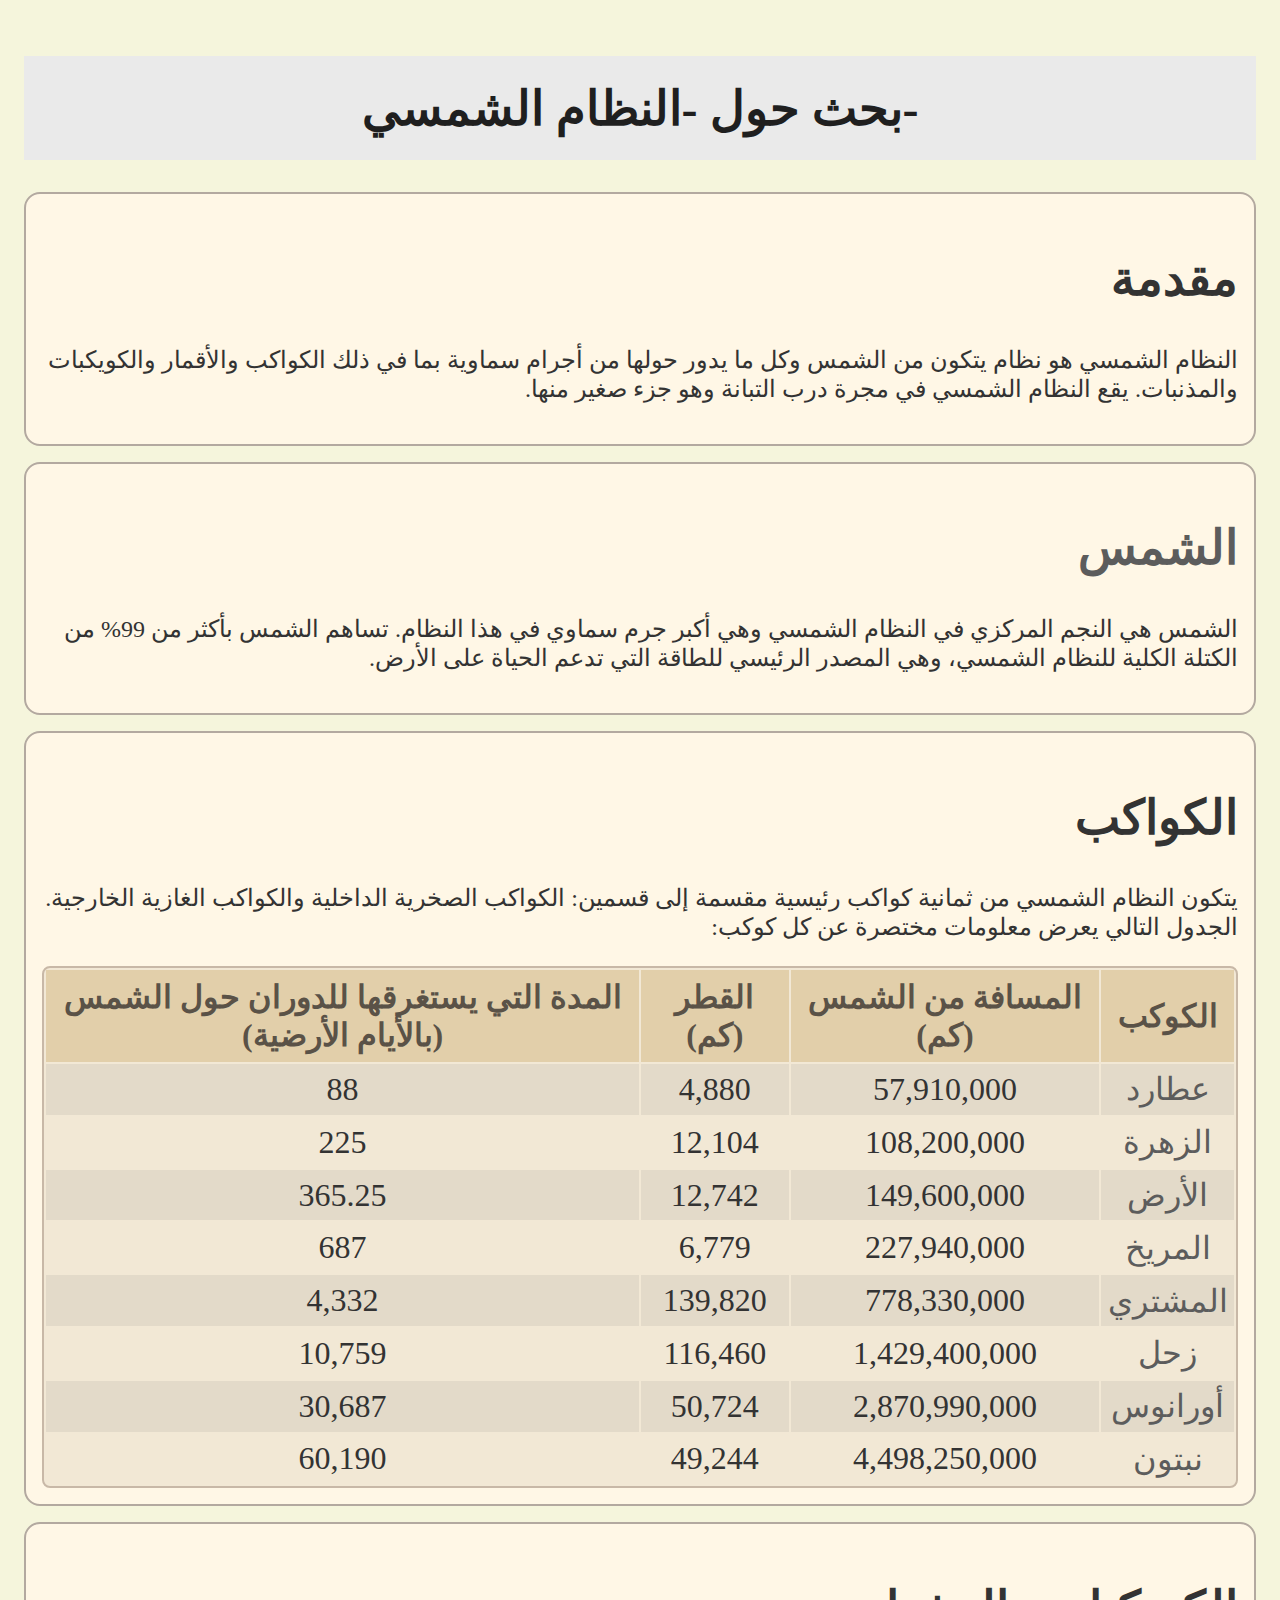
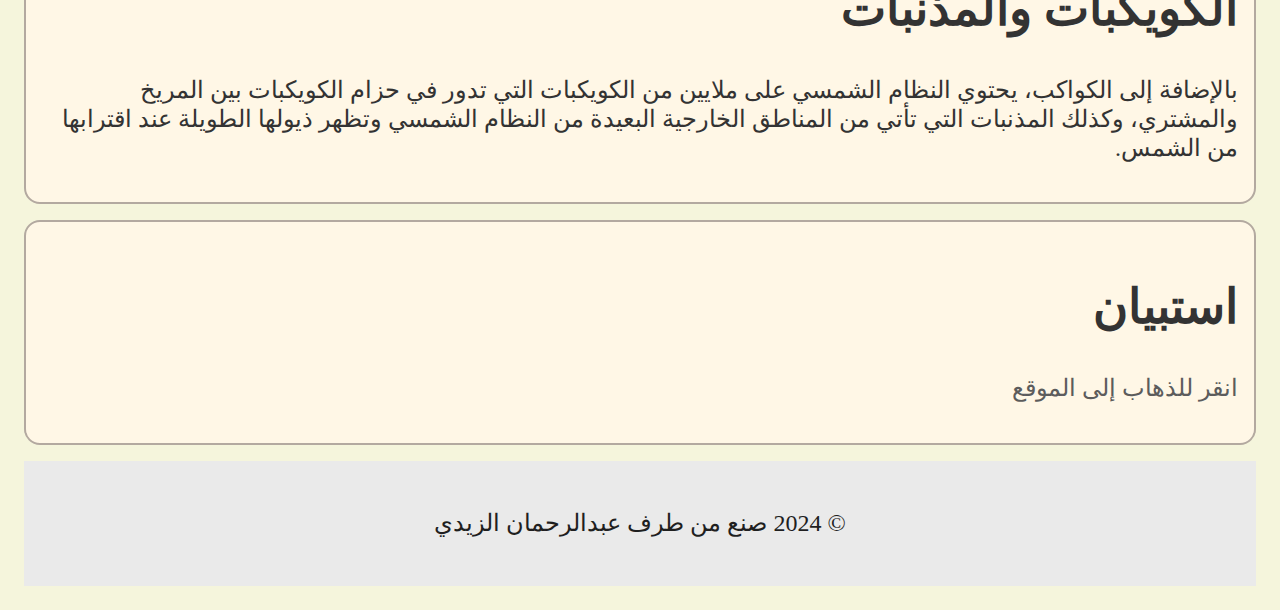
<file: index.html>
<!DOCTYPE html>
<html lang="ar">
<head>
    <meta charset="UTF-8">
    <meta name="viewport" content="width=device-width, initial-scale=1.0">
    <title>-بحث حول -النظام الشمسي</title>
    <link rel="stylesheet" href="style.css">
</head>
<body>

    <header>
        <h1>-بحث حول -النظام الشمسي</h1>
    </header>

    <section>
        <h2>مقدمة</h2>
        <p>النظام الشمسي هو نظام يتكون من الشمس وكل ما يدور حولها من أجرام سماوية بما في ذلك الكواكب والأقمار والكويكبات والمذنبات. يقع النظام الشمسي في مجرة درب التبانة وهو جزء صغير منها.</p>
    </section>

    <section>
        <h2><a href="sun.html" target="_blank">الشمس</a></h2>
        <p>الشمس هي النجم المركزي في النظام الشمسي وهي أكبر جرم سماوي في هذا النظام. تساهم الشمس بأكثر من 99% من الكتلة الكلية للنظام الشمسي، وهي المصدر الرئيسي للطاقة التي تدعم الحياة على الأرض.</p>
    </section>

    <section>
        <h2>الكواكب</h2>
        <p>يتكون النظام الشمسي من ثمانية كواكب رئيسية مقسمة إلى قسمين: الكواكب الصخرية الداخلية والكواكب الغازية الخارجية. الجدول التالي يعرض معلومات مختصرة عن كل كوكب:</p>

        <table width="100%">
            <tr>
                <th>الكوكب</th>
                <th>المسافة من الشمس (كم)</th>
                <th>القطر (كم)</th>
                <th>المدة التي يستغرقها للدوران حول الشمس (بالأيام الأرضية)</th>
            </tr>
            <tr class="bg-tr">
                <td><a href="mercury.html" target="_blank">عطارد</a></td>
                <td>57,910,000</td>
                <td>4,880</td>
                <td>88</td>
            </tr>
            <tr>
                <td><a href="venus.html" target="_blank">الزهرة</a></td>
                <td>108,200,000</td>
                <td>12,104</td>
                <td>225</td>
            </tr>
            <tr  class="bg-tr">
                <td><a href="earth.html" target="_blank">الأرض</a></td>
                <td>149,600,000</td>
                <td>12,742</td>
                <td>365.25</td>
            </tr>
            <tr>
                <td><a href="mars.html" target="_blank">المريخ</a></td>
                <td>227,940,000</td>
                <td>6,779</td>
                <td>687</td>
            </tr>
            <tr  class="bg-tr">
                <td><a href="jupiter.html" target="_blank">المشتري</a></td>
                <td>778,330,000</td>
                <td>139,820</td>
                <td>4,332</td>
            </tr>
            <tr>
                <td><a href="saturn.html" target="_blank">زحل</a></td>
                <td>1,429,400,000</td>
                <td>116,460</td>
                <td>10,759</td>
            </tr>
            <tr  class="bg-tr">
                <td><a href="uranus.html" target="_blank">أورانوس</a></td>
                <td>2,870,990,000</td>
                <td>50,724</td>
                <td>30,687</td>
            </tr>
            <tr>
                <td><a href="neptune.html" target="_blank">نبتون</a></td>
                <td>4,498,250,000</td>
                <td>49,244</td>
                <td>60,190</td>
            </tr>
        </table>
    </section>

    <section>
        <h2>الكويكبات والمذنبات</h2>
        <p>بالإضافة إلى الكواكب، يحتوي النظام الشمسي على ملايين من الكويكبات التي تدور في حزام الكويكبات بين المريخ والمشتري، وكذلك المذنبات التي تأتي من المناطق الخارجية البعيدة من النظام الشمسي وتظهر ذيولها الطويلة عند اقترابها من الشمس.</p>
    </section>

    <section>
        <h2>استبيان</h2>
        <p class="avis"><a href="PageAvis.html" target="_blank">انقر للذهاب إلى الموقع</a></p>
    </section>

    <footer>
        <center><p>&copy; 2024 صنع من طرف عبدالرحمان الزيدي</p></center>
    </footer>

</body>
</html>
</file>
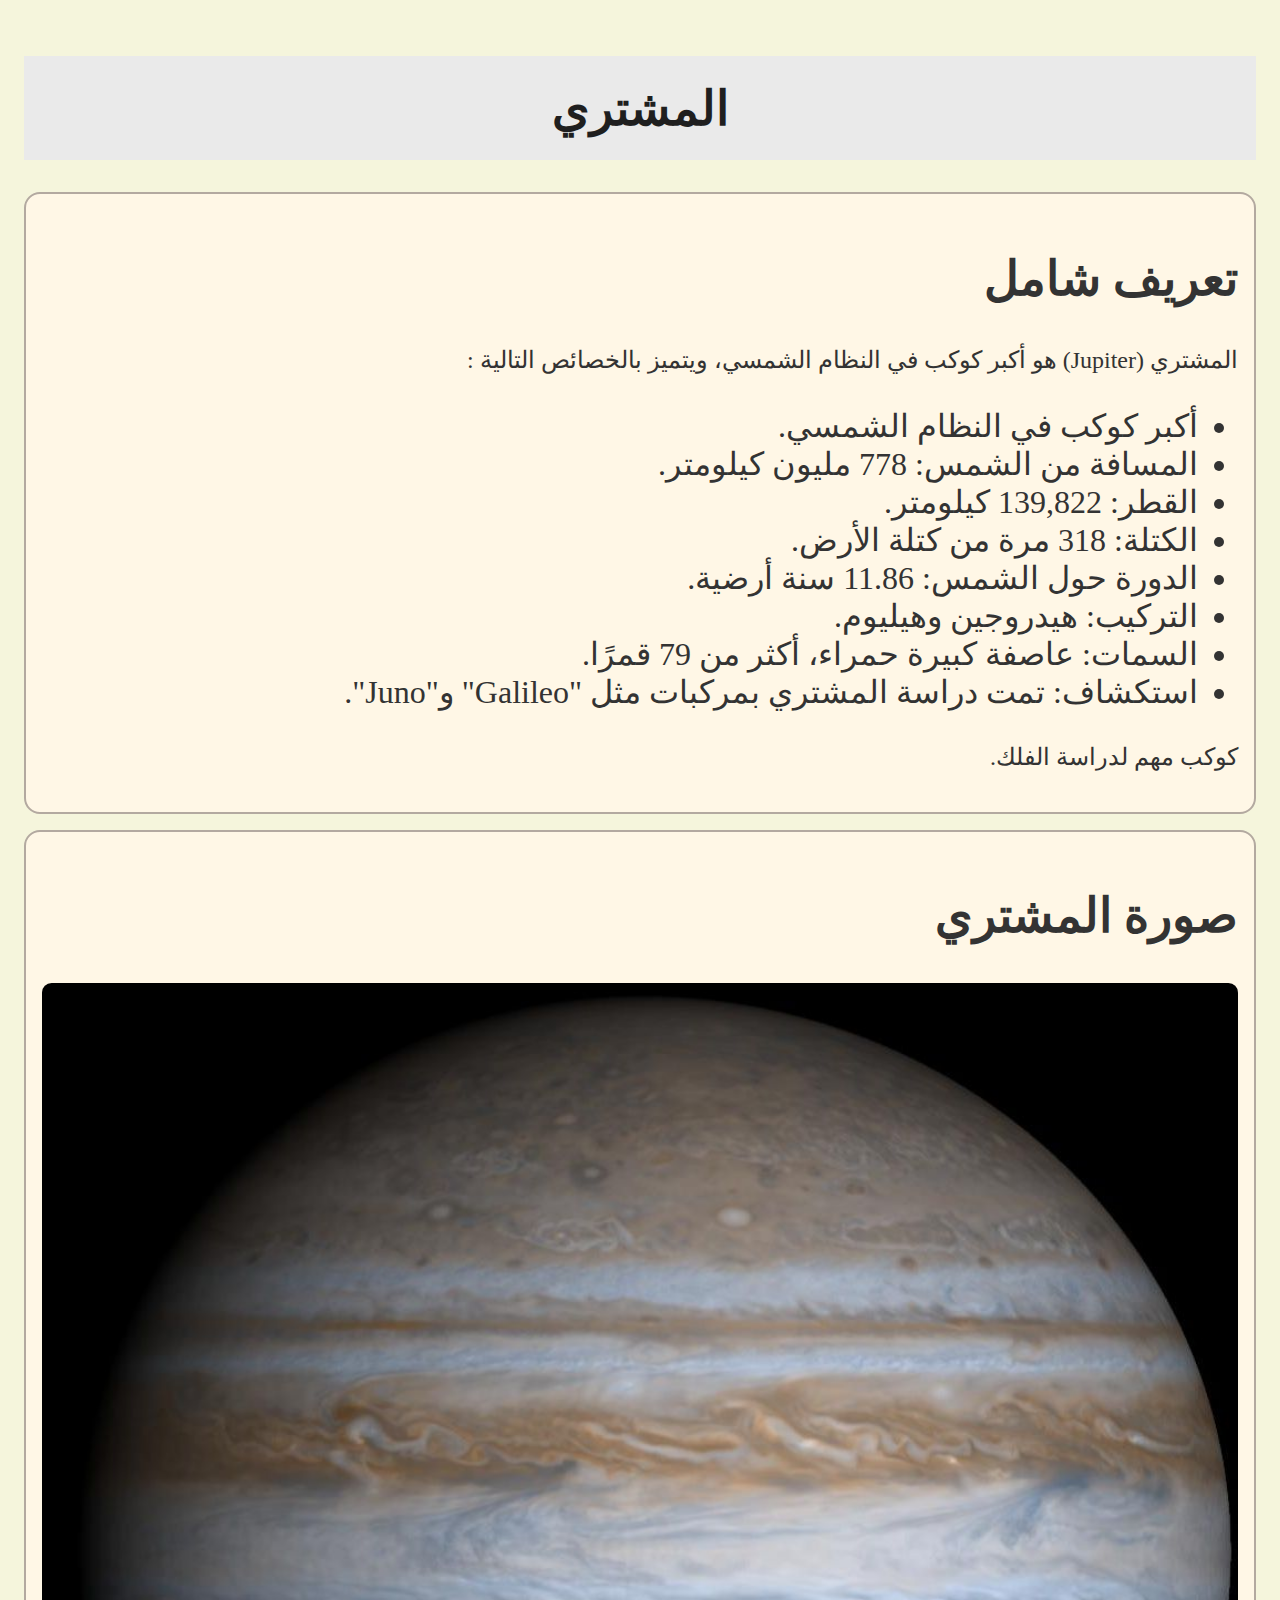
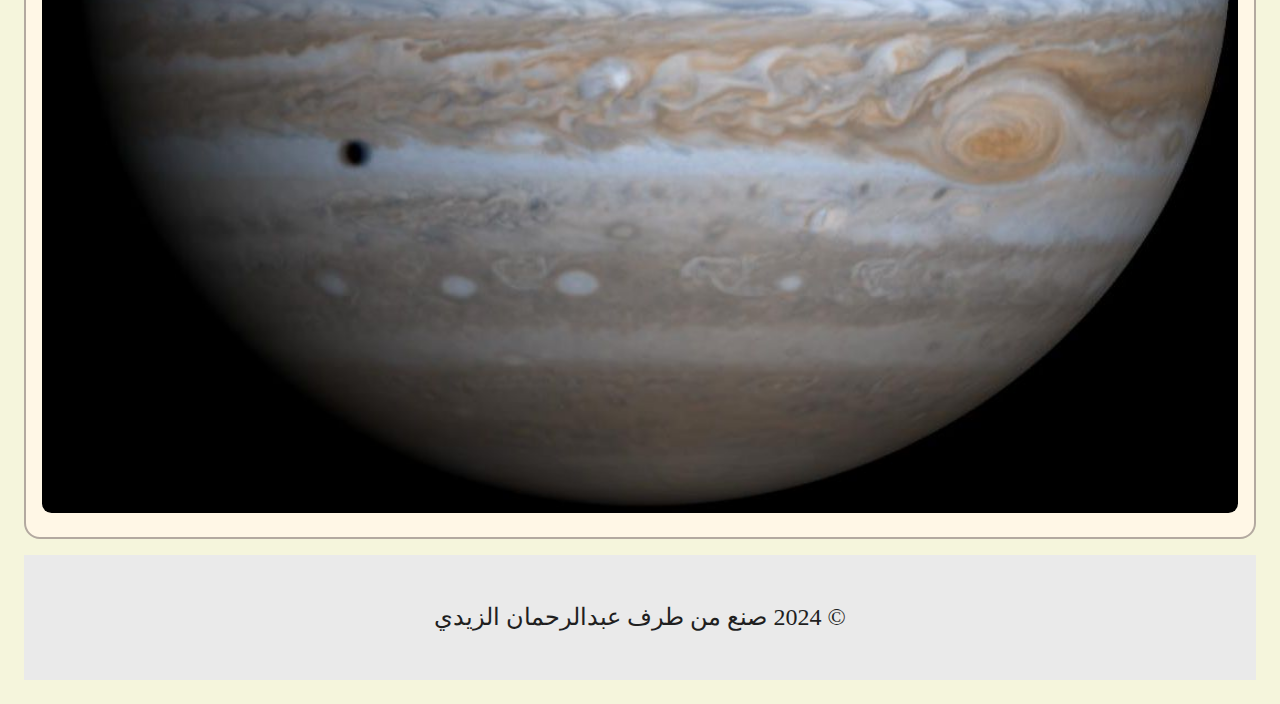
<file: jupiter.html>
<!DOCTYPE html>
<html lang="ar">
<head>
    <meta charset="UTF-8">
    <meta name="viewport" content="width=device-width, initial-scale=1.0">
    <link rel="stylesheet" href="style.css">
    <title>المشتري</title>
</head>
<body>
    <header>
        <h1>المشتري</h1>
    </header>
    <section>
        <h2 dir="rtl">تعريف شامل</h2>
        <p dir="rtl">المشتري (Jupiter) هو أكبر كوكب في النظام الشمسي، ويتميز بالخصائص التالية :</p>
        <ul dir="rtl">
            <li>أكبر كوكب في النظام الشمسي.</li>
            <li> المسافة من الشمس: 778 مليون كيلومتر.</li>
            <li>القطر: 139,822 كيلومتر.</li>
            <li>الكتلة: 318 مرة من كتلة الأرض.</li>
            <li>الدورة حول الشمس: 11.86 سنة أرضية.</li>
            <li>التركيب: هيدروجين وهيليوم.</li>
            <li>السمات: عاصفة كبيرة حمراء، أكثر من 79 قمرًا.</li>
            <li>استكشاف: تمت دراسة المشتري بمركبات مثل "Galileo" و"Juno".</li>
        </ul>
        <p dir="rtl">كوكب مهم لدراسة الفلك.</p>
    </section>
    <section>
        <h2 dir="rtl">صورة المشتري</h2>
        <img src="Jupiter.jpg" alt="صورة المشتري" width="100%">
    </section>
    <footer>
        <p>&copy; 2024 صنع من طرف عبدالرحمان الزيدي</p>
    </footer>
</body>
</html>
</file>
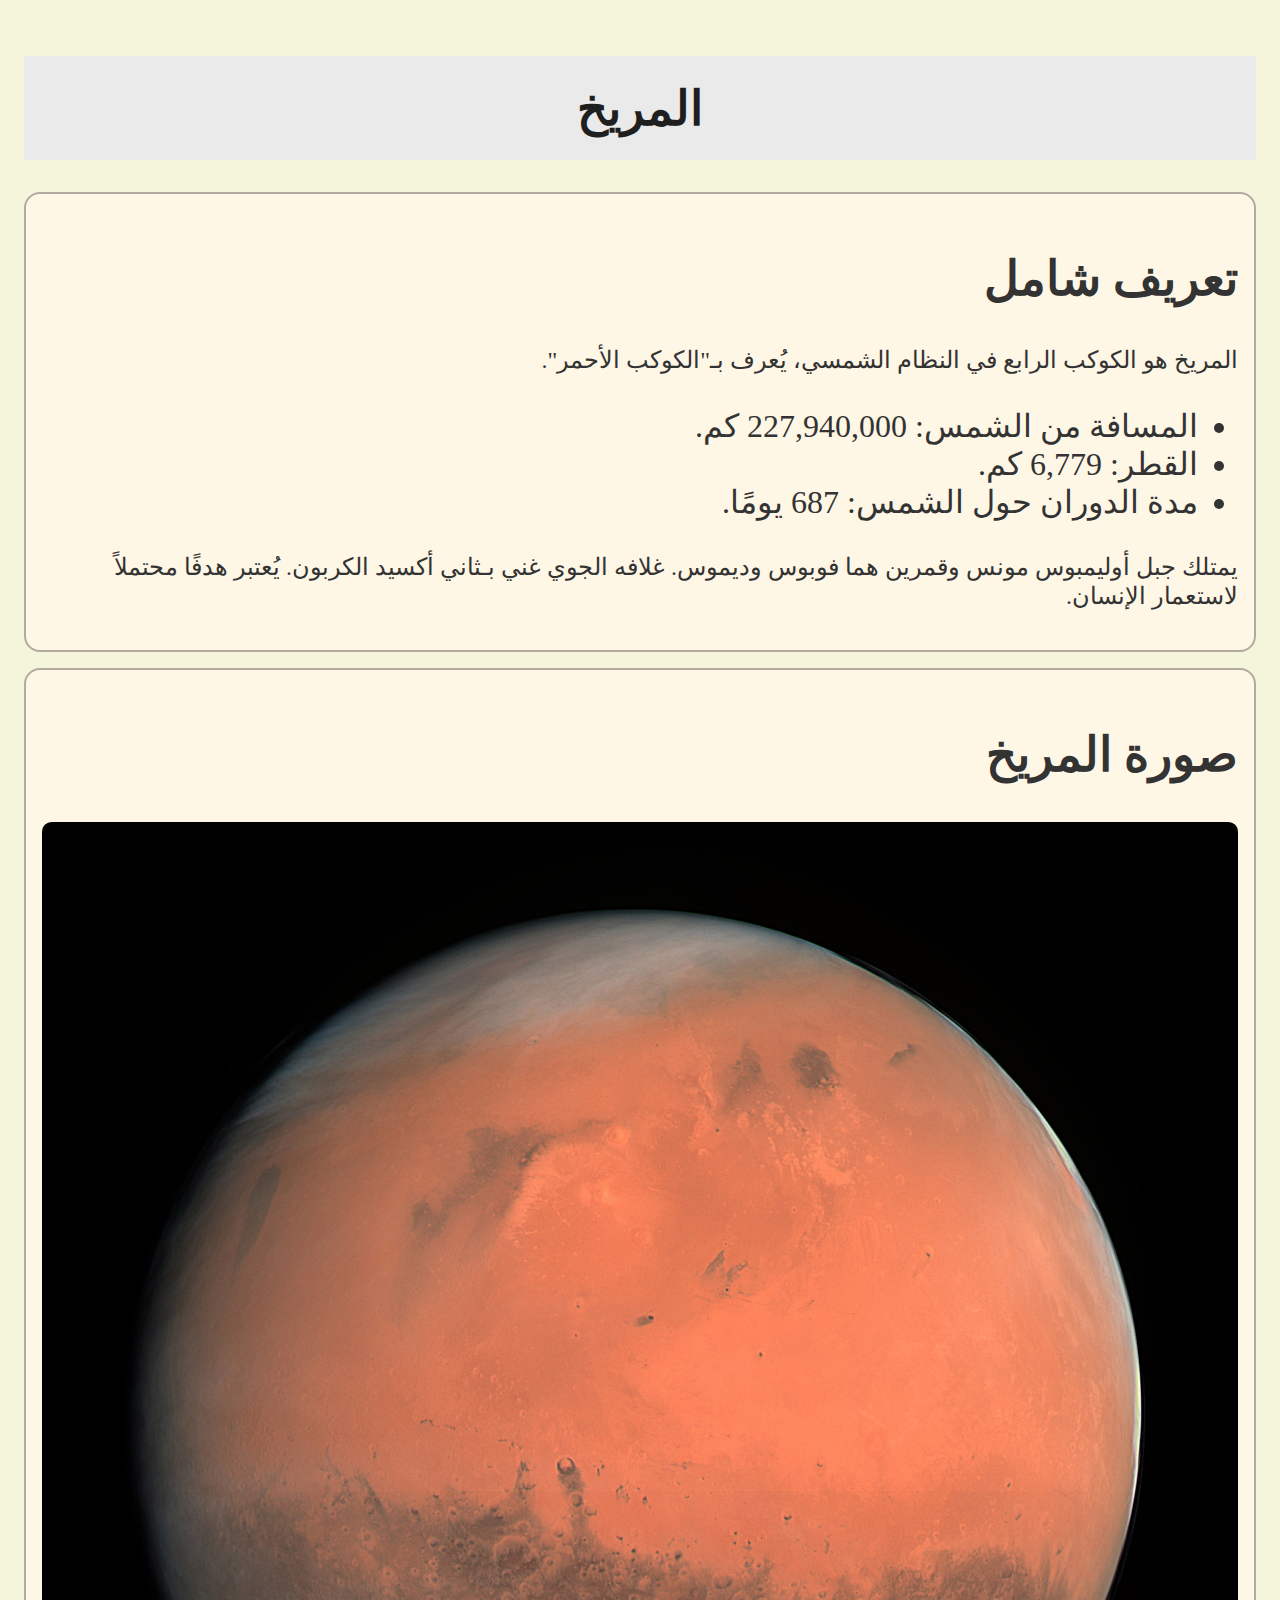
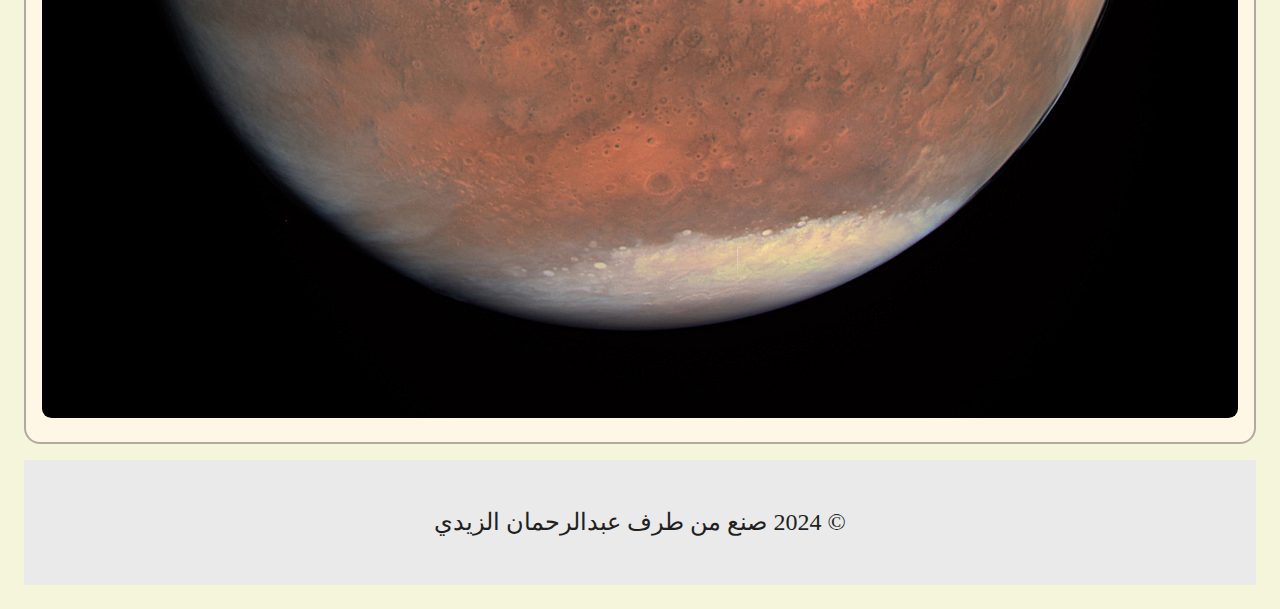
<file: mars.html>
<!DOCTYPE html>
<html lang="ar">
<head>
    <meta charset="UTF-8">
    <meta name="viewport" content="width=device-width, initial-scale=1.0">
    <link rel="stylesheet" href="style.css">
    <title>المريخ</title>
</head>
<body>
    <header>
        <h1>المريخ</h1>
    </header>
    <section>
        <h2 dir="rtl">تعريف شامل</h2>
        <p dir="rtl">المريخ هو الكوكب الرابع في النظام الشمسي، يُعرف بـ"الكوكب الأحمر".</p>
        <ul dir="rtl">
            <li>المسافة من الشمس: 227,940,000 كم.</li>
            <li>القطر: 6,779 كم.</li>
            <li>مدة الدوران حول الشمس: 687 يومًا.</li>
        </ul>
        <p dir="rtl">يمتلك جبل أوليمبوس مونس وقمرين هما فوبوس وديموس. غلافه الجوي غني بـثاني أكسيد الكربون. يُعتبر هدفًا محتملاً لاستعمار الإنسان.</p>
    </section>
    <section>
        <h2 dir="rtl">صورة المريخ</h2>
        <img src="Mars.jpg" alt="صورة المريخ" width="100%">
    </section>
    <footer>
        <p>&copy; 2024 صنع من طرف عبدالرحمان الزيدي</p>
    </footer>
</body>
</html>
</file>
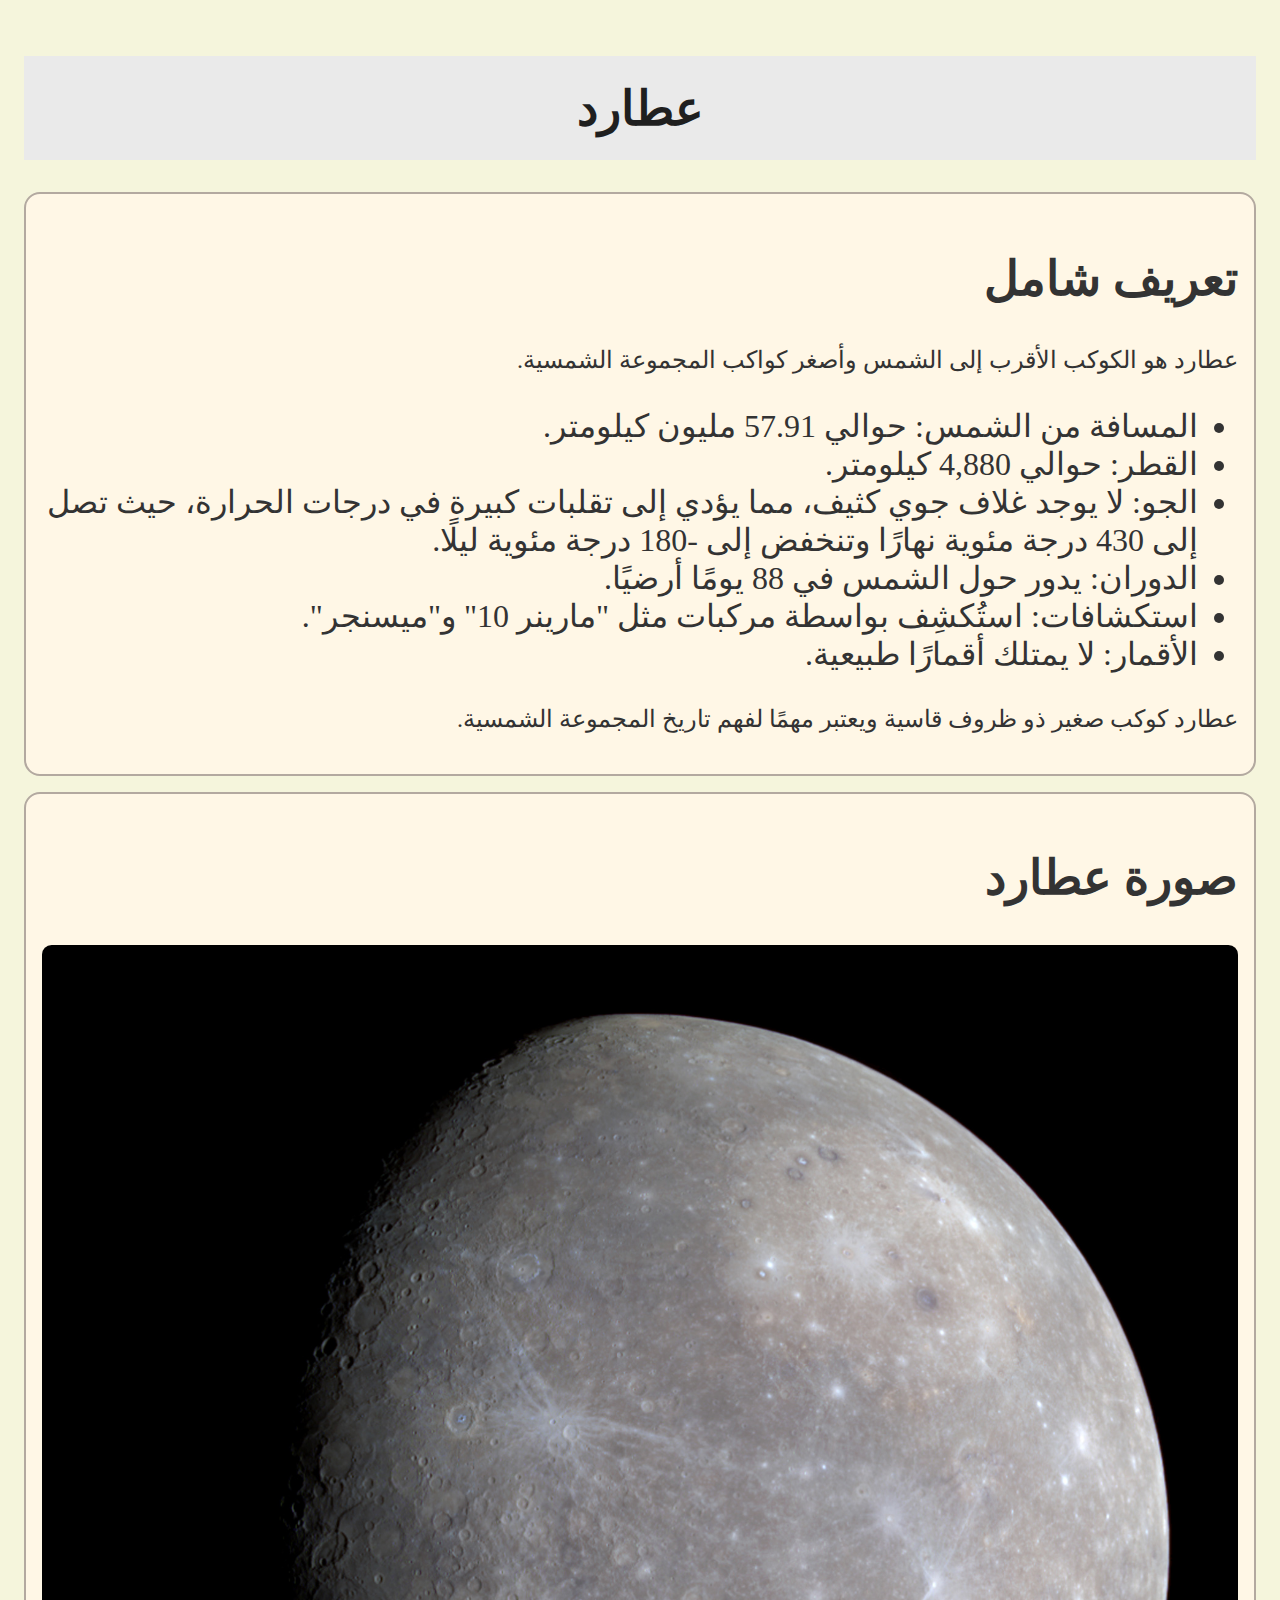
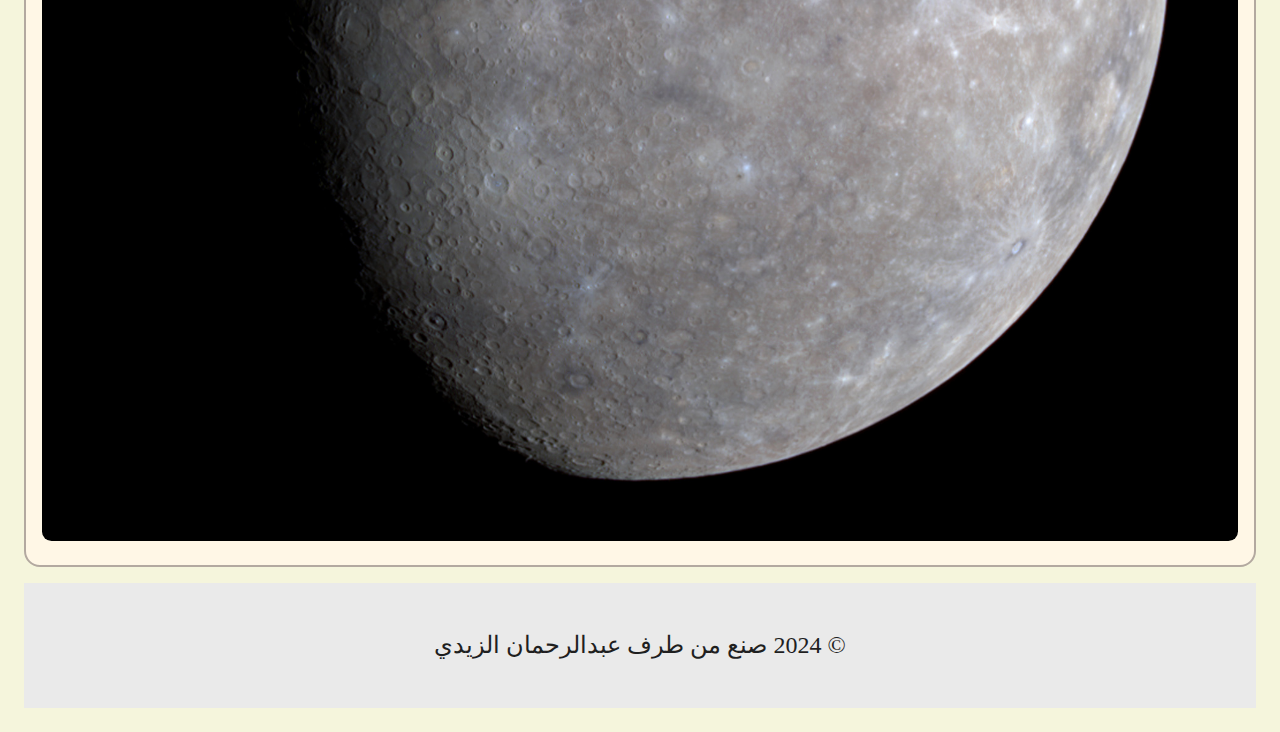
<file: mercury.html>
<!DOCTYPE html>
<html lang="ar">
<head>
    <meta charset="UTF-8">
    <meta name="viewport" content="width=device-width, initial-scale=1.0">
    <link rel="stylesheet" href="style.css">
    <title>عطارد</title>
</head>
<body>
    <header>
        <h1>عطارد</h1>
    </header>
    <section>
        <h2 dir="rtl">تعريف شامل</h2>
        <p dir="rtl">عطارد هو الكوكب الأقرب إلى الشمس وأصغر كواكب المجموعة الشمسية.</p>
        <ul dir="rtl">
            <li>المسافة من الشمس: حوالي 57.91 مليون كيلومتر.</li>
            <li>القطر: حوالي 4,880 كيلومتر.</li>
            <li>الجو: لا يوجد غلاف جوي كثيف، مما يؤدي إلى تقلبات كبيرة في درجات الحرارة، حيث تصل إلى 430 درجة مئوية نهارًا وتنخفض إلى -180 درجة مئوية ليلًا.</li>
            <li>الدوران: يدور حول الشمس في 88 يومًا أرضيًا.</li>
            <li>استكشافات: استُكشِف بواسطة مركبات مثل "مارينر 10" و"ميسنجر".</li>
            <li>الأقمار: لا يمتلك أقمارًا طبيعية.</li>
        </ul>
        <p dir="rtl">عطارد كوكب صغير ذو ظروف قاسية ويعتبر مهمًا لفهم تاريخ المجموعة الشمسية.</p>
    </section>
    <section>
        <h2 dir="rtl">صورة عطارد</h2>
        <img src="Mercury.jpg" alt="صورة عطارد" width="100%">
    </section>
    <footer>
        <p>&copy; 2024 صنع من طرف عبدالرحمان الزيدي</p>
    </footer>
</body>
</html>
</file>
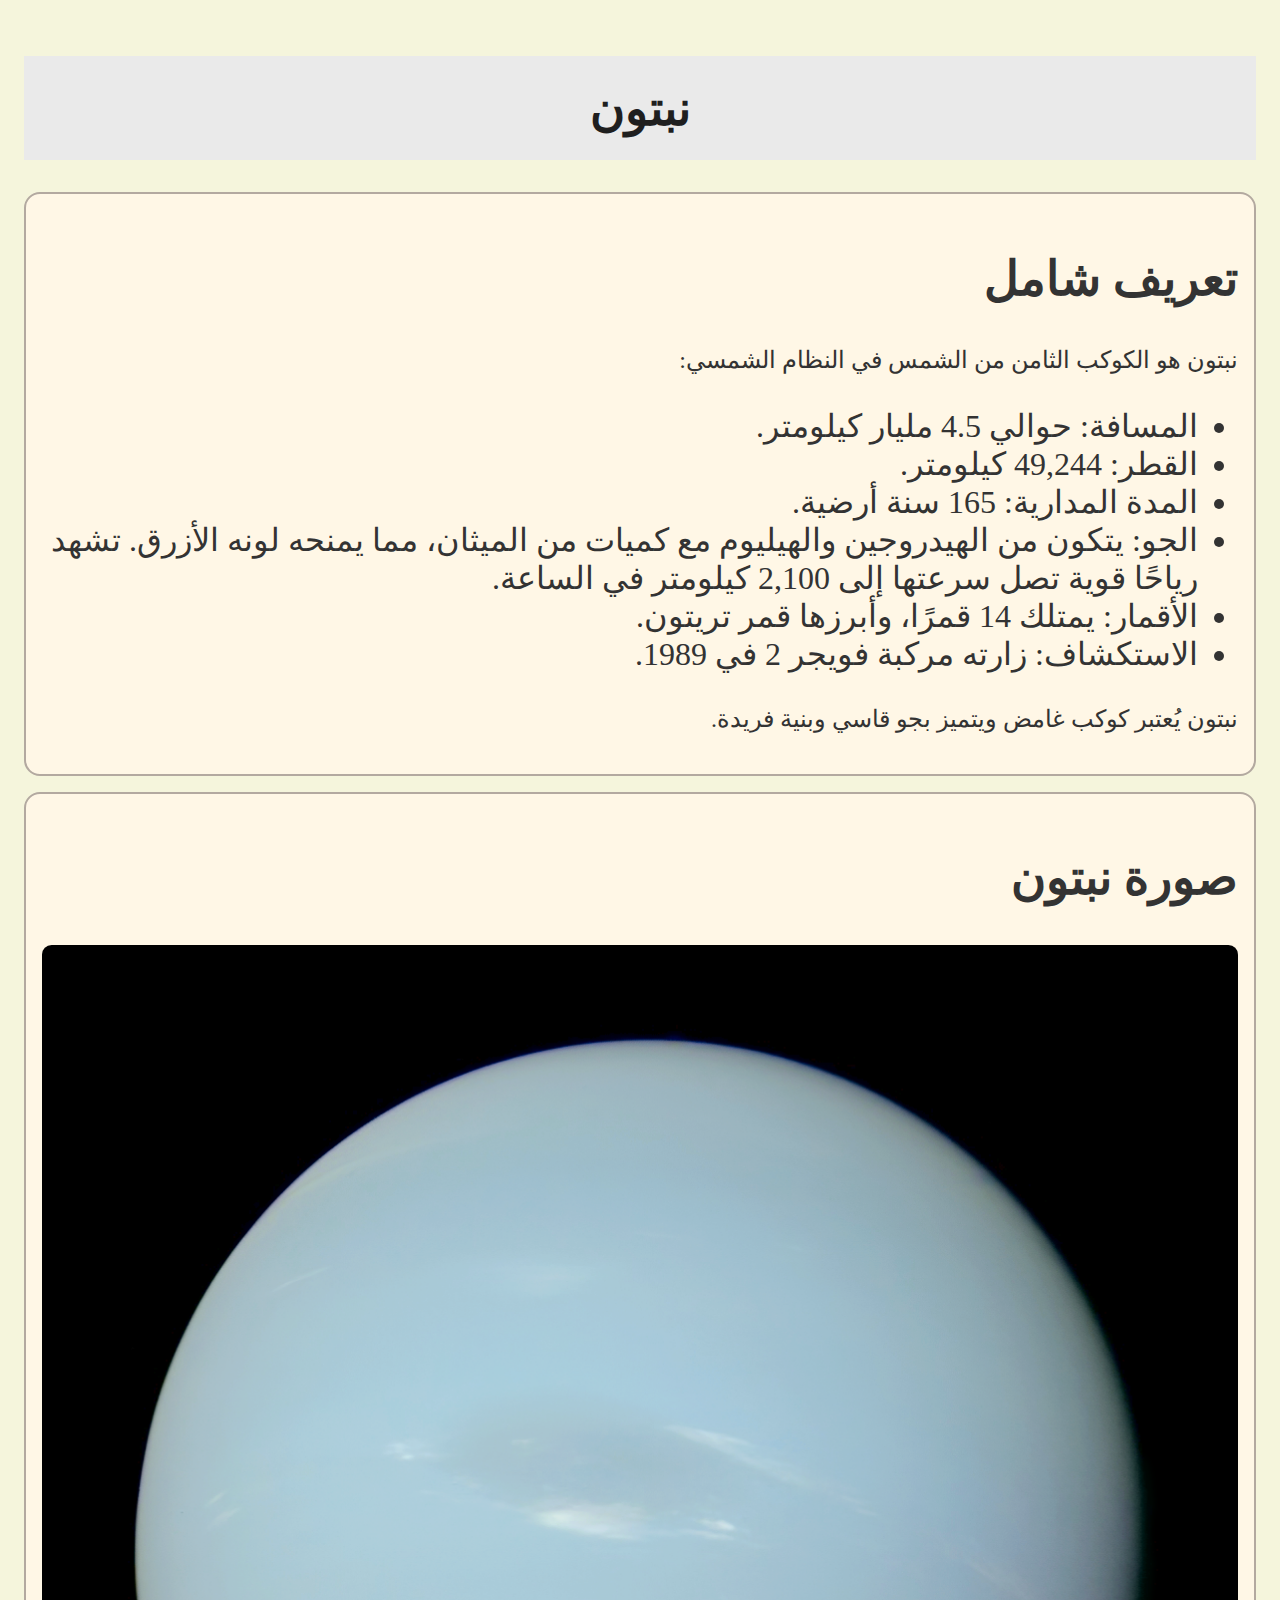
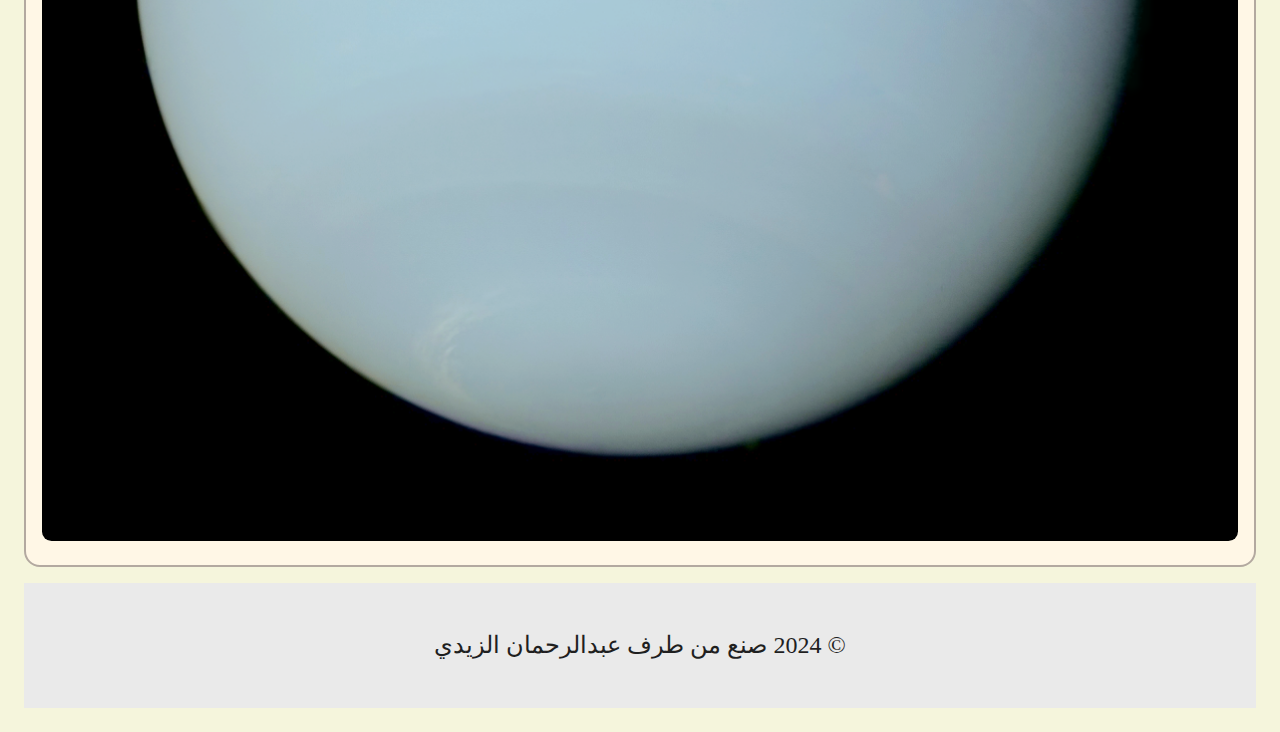
<file: neptune.html>
<!DOCTYPE html>
<html lang="ar">
<head>
    <meta charset="UTF-8">
    <meta name="viewport" content="width=device-width, initial-scale=1.0">
    <link rel="stylesheet" href="style.css">
    <title>نبتون</title>
</head>
<body>
    <header>
        <h1>نبتون</h1>
    </header>
    <section>
        <h2 dir="rtl">تعريف شامل</h2>
        <p dir="rtl">نبتون هو الكوكب الثامن من الشمس في النظام الشمسي:</p>
        <ul dir="rtl">
            <li>المسافة: حوالي 4.5 مليار كيلومتر.</li>
            <li>القطر: 49,244 كيلومتر.</li>
            <li>المدة المدارية: 165 سنة أرضية.</li>
            <li>الجو: يتكون من الهيدروجين والهيليوم مع كميات من الميثان، مما يمنحه لونه الأزرق. تشهد رياحًا قوية تصل سرعتها إلى 2,100 كيلومتر في الساعة.</li>
            <li>الأقمار: يمتلك 14 قمرًا، وأبرزها قمر تريتون.</li>
            <li>الاستكشاف: زارته مركبة فويجر 2 في 1989.</li>
        </ul>
        <p dir="rtl">نبتون يُعتبر كوكب غامض ويتميز بجو قاسي وبنية فريدة.</p>
    </section>
    <section>
        <h2 dir="rtl">صورة نبتون</h2>
        <img src="Neptune.png" alt="صورة نبتون" width="100%">
    </section>
    <footer>
        <p>&copy; 2024 صنع من طرف عبدالرحمان الزيدي</p>
    </footer>
</body>
</html>
</file>
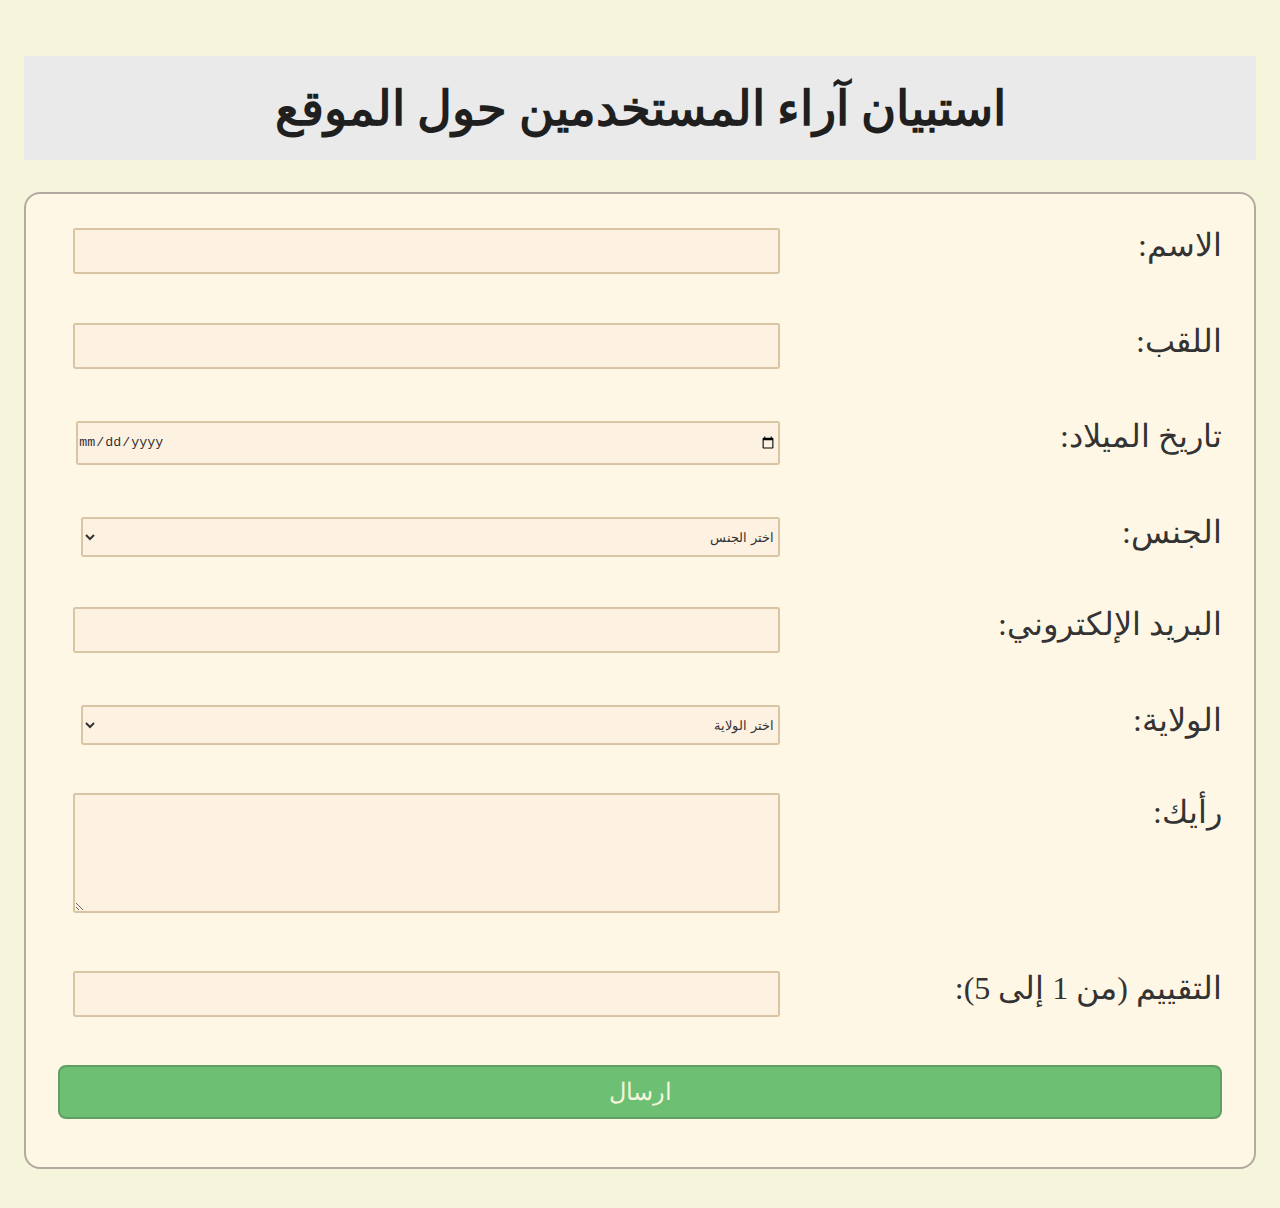
<file: PageAvis.html>
<!DOCTYPE html>
<html lang="ar">
<head>
    <meta charset="UTF-8">
    <meta name="viewport" content="width=device-width, initial-scale=1.0">
    <link rel="stylesheet" href="style.css">
    <title>استبيان آراء المستخدمين</title>
</head>
<body>
    <h1>استبيان آراء المستخدمين حول الموقع</h1>
    <form>
        <div dir="rtl">
            <label>الاسم:</label>
            <input type="text">
        </div>
        
        <div dir="rtl">
            <label>اللقب:</label>
            <input type="text">
        </div>
        
        <div dir="rtl">
            <label>تاريخ الميلاد:</label>
            <input type="date">
        </div>
        
        <div dir="rtl">
            <label>الجنس:</label>
            <select>
                <option value="">اختر الجنس</option>
                <option value="ذكر">ذكر</option>
                <option value="أنثى">أنثى</option>
            </select>
        </div>
        
        <div dir="rtl">
            <label>البريد الإلكتروني:</label>
            <input type="email">
        </div>
        
        <div dir="rtl">
            <label>الولاية:</label>
            <select>
                <option value="">اختر الولاية</option>
                <option value="تونس">تونس</option>
                <option value="أريانة">أريانة</option>
                <option value="بن عروس">بن عروس</option>
                <option value="منوبة">منوبة</option>
                <option value="نابل">نابل</option>
                <option value="زغوان">زغوان</option>
                <option value="باجة">باجة</option>
                <option value="جندوبة">جندوبة</option>
                <option value="الكاف">الكاف</option>
                <option value="سليانة">سليانة</option>
                <option value="القيروان">القيروان</option>
                <option value="القصرين">القصرين</option>
                <option value="سيدي بوزيد">سيدي بوزيد</option>
                <option value="صفاقس">صفاقس</option>
                <option value="المهدية">المهدية</option>
                <option value="المنستير">المنستير</option>
                <option value="سوسة">سوسة</option>
                <option value="قبلي">قبلي</option>
                <option value="توزر">توزر</option>
                <option value="قفصة">قفصة</option>
                <option value="مدنين">مدنين</option>
                <option value="قابس">قابس</option>
                <option value="تطاوين">تطاوين</option>
            </select>
        </div>
        
        <div dir="rtl">
            <label>رأيك:</label>
            <textarea rows="4"></textarea>
        </div>
        
        <div dir="rtl">
            <label for="note">التقييم (من 1 إلى 5):</label>
            <input type="number" min="1" max="5">
        </div>
        
        <div dir="rtl">
            <button>ارسال</button>
        </div>
    </form>
</body>
</html>
</file>
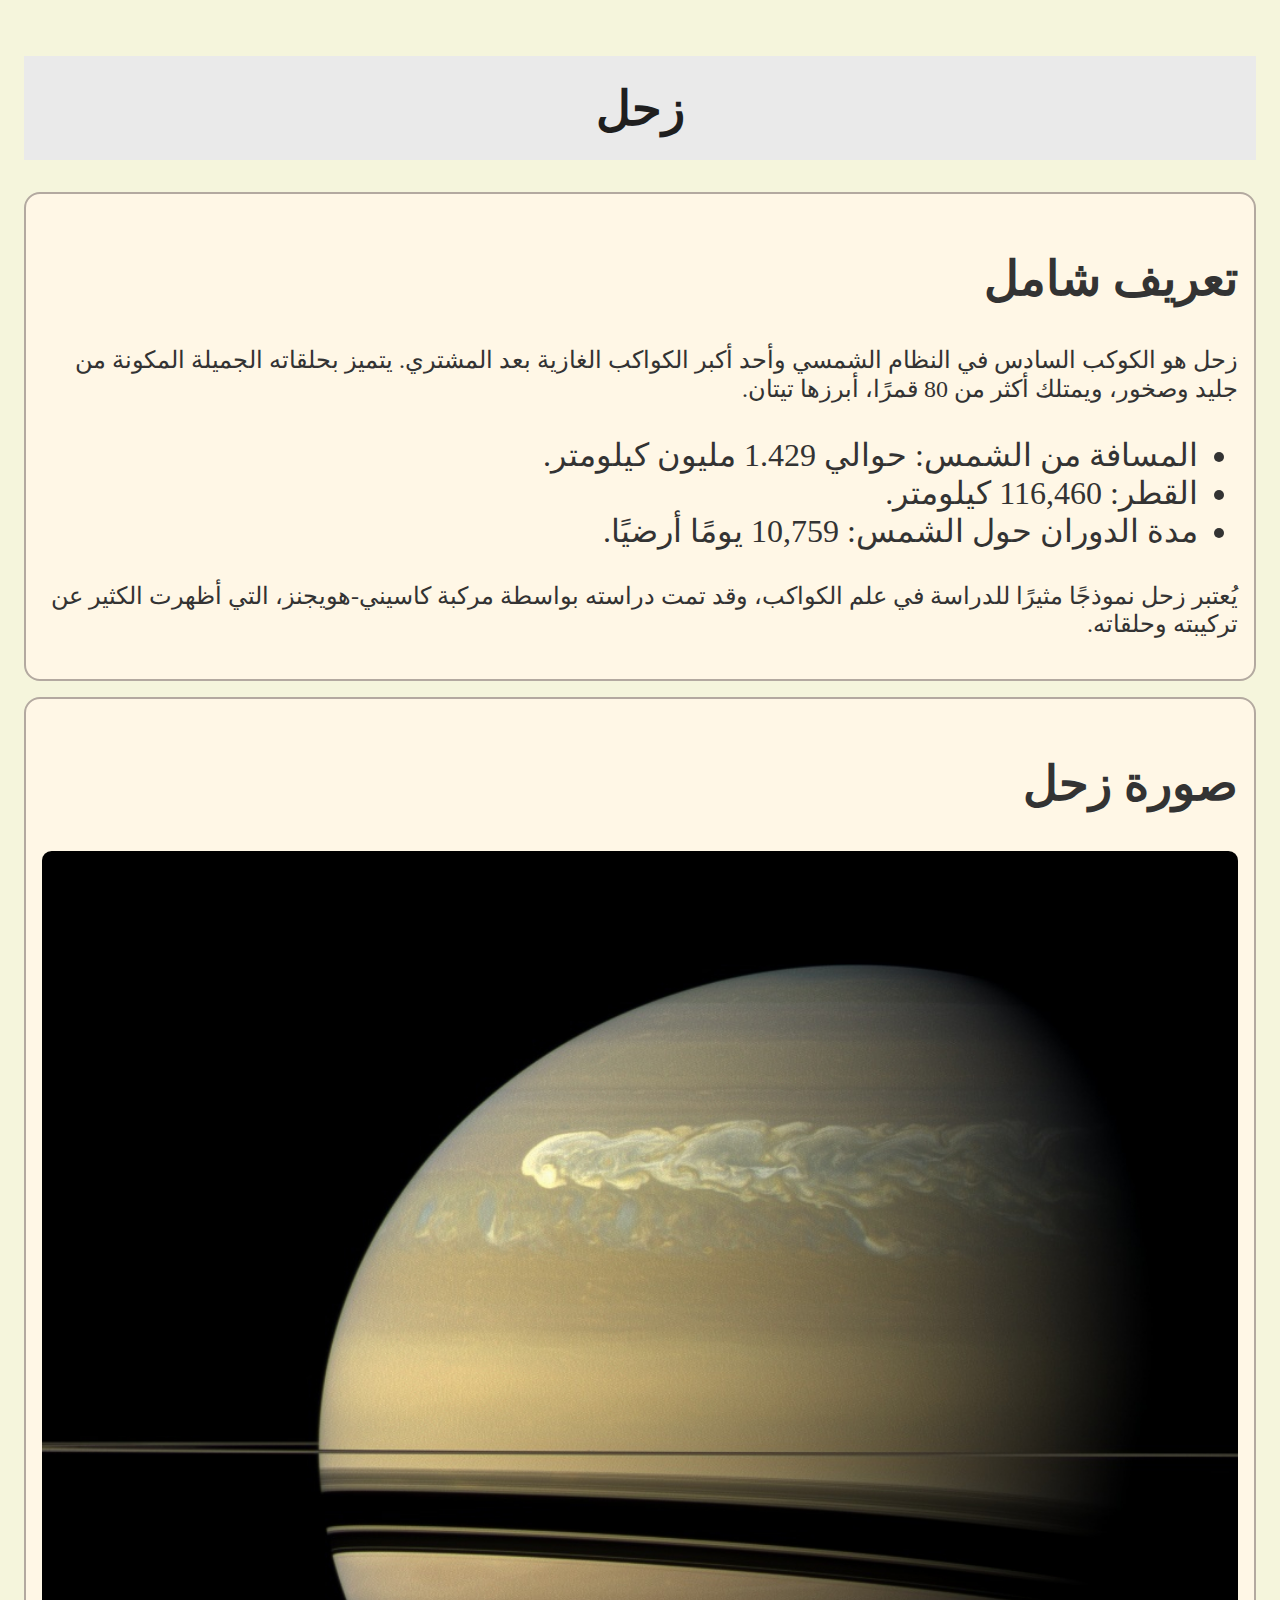
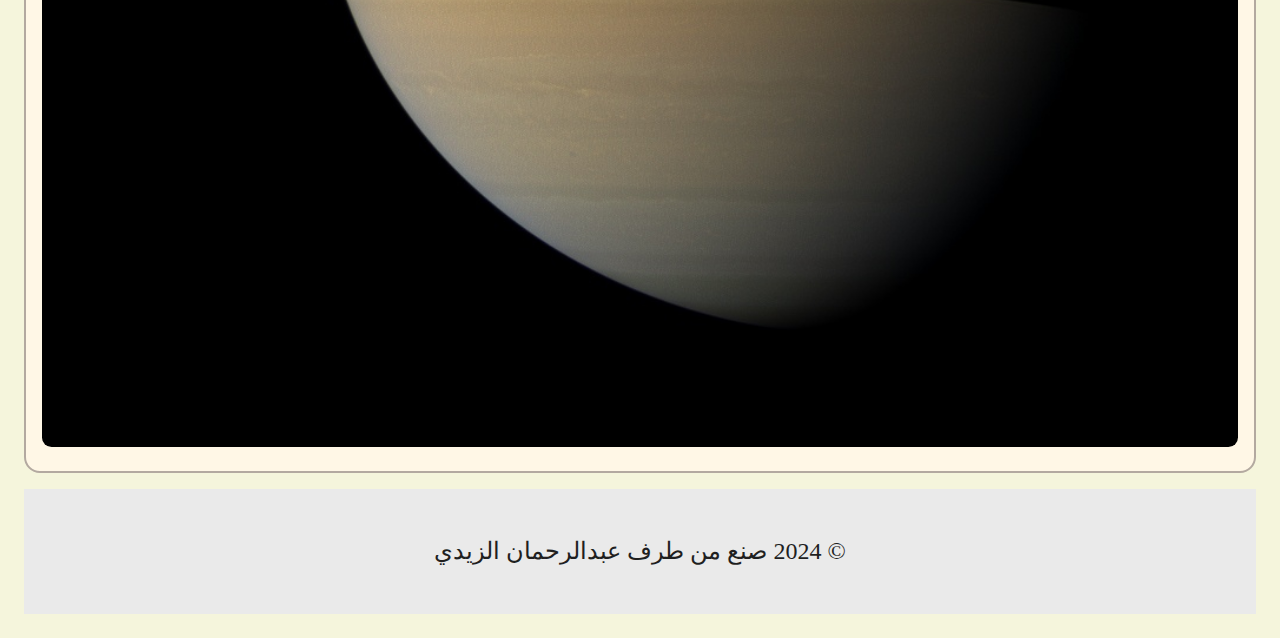
<file: saturn.html>
<!DOCTYPE html>
<html lang="ar">
<head>
    <meta charset="UTF-8">
    <meta name="viewport" content="width=device-width, initial-scale=1.0">
    <link rel="stylesheet" href="style.css">
    <title>زحل</title>
</head>
<body>
    <header>
        <h1>زحل</h1>
    </header>
    <section>
        <h2 dir="rtl">تعريف شامل</h2>
        <p dir="rtl">زحل هو الكوكب السادس في النظام الشمسي وأحد أكبر الكواكب الغازية بعد المشتري. يتميز بحلقاته الجميلة المكونة من جليد وصخور، ويمتلك أكثر من 80 قمرًا، أبرزها تيتان.</p>
        <ul dir="rtl">
            <li>المسافة من الشمس: حوالي 1.429 مليون كيلومتر.</li>
            <li>القطر: 116,460 كيلومتر.</li>
            <li>مدة الدوران حول الشمس: 10,759 يومًا أرضيًا.</li>
        </ul>
        <p dir="rtl">يُعتبر زحل نموذجًا مثيرًا للدراسة في علم الكواكب، وقد تمت دراسته بواسطة مركبة كاسيني-هويجنز، التي أظهرت الكثير عن تركيبته وحلقاته.</p>
    </section>
    <section>
        <h2 dir="rtl">صورة زحل</h2>
        <img src="Saturn.jpg" alt="صورة زحل" width="100%">
    </section>
    <footer>
        <p>&copy; 2024 صنع من طرف عبدالرحمان الزيدي</p>
    </footer>
</body>
</html>
</file>
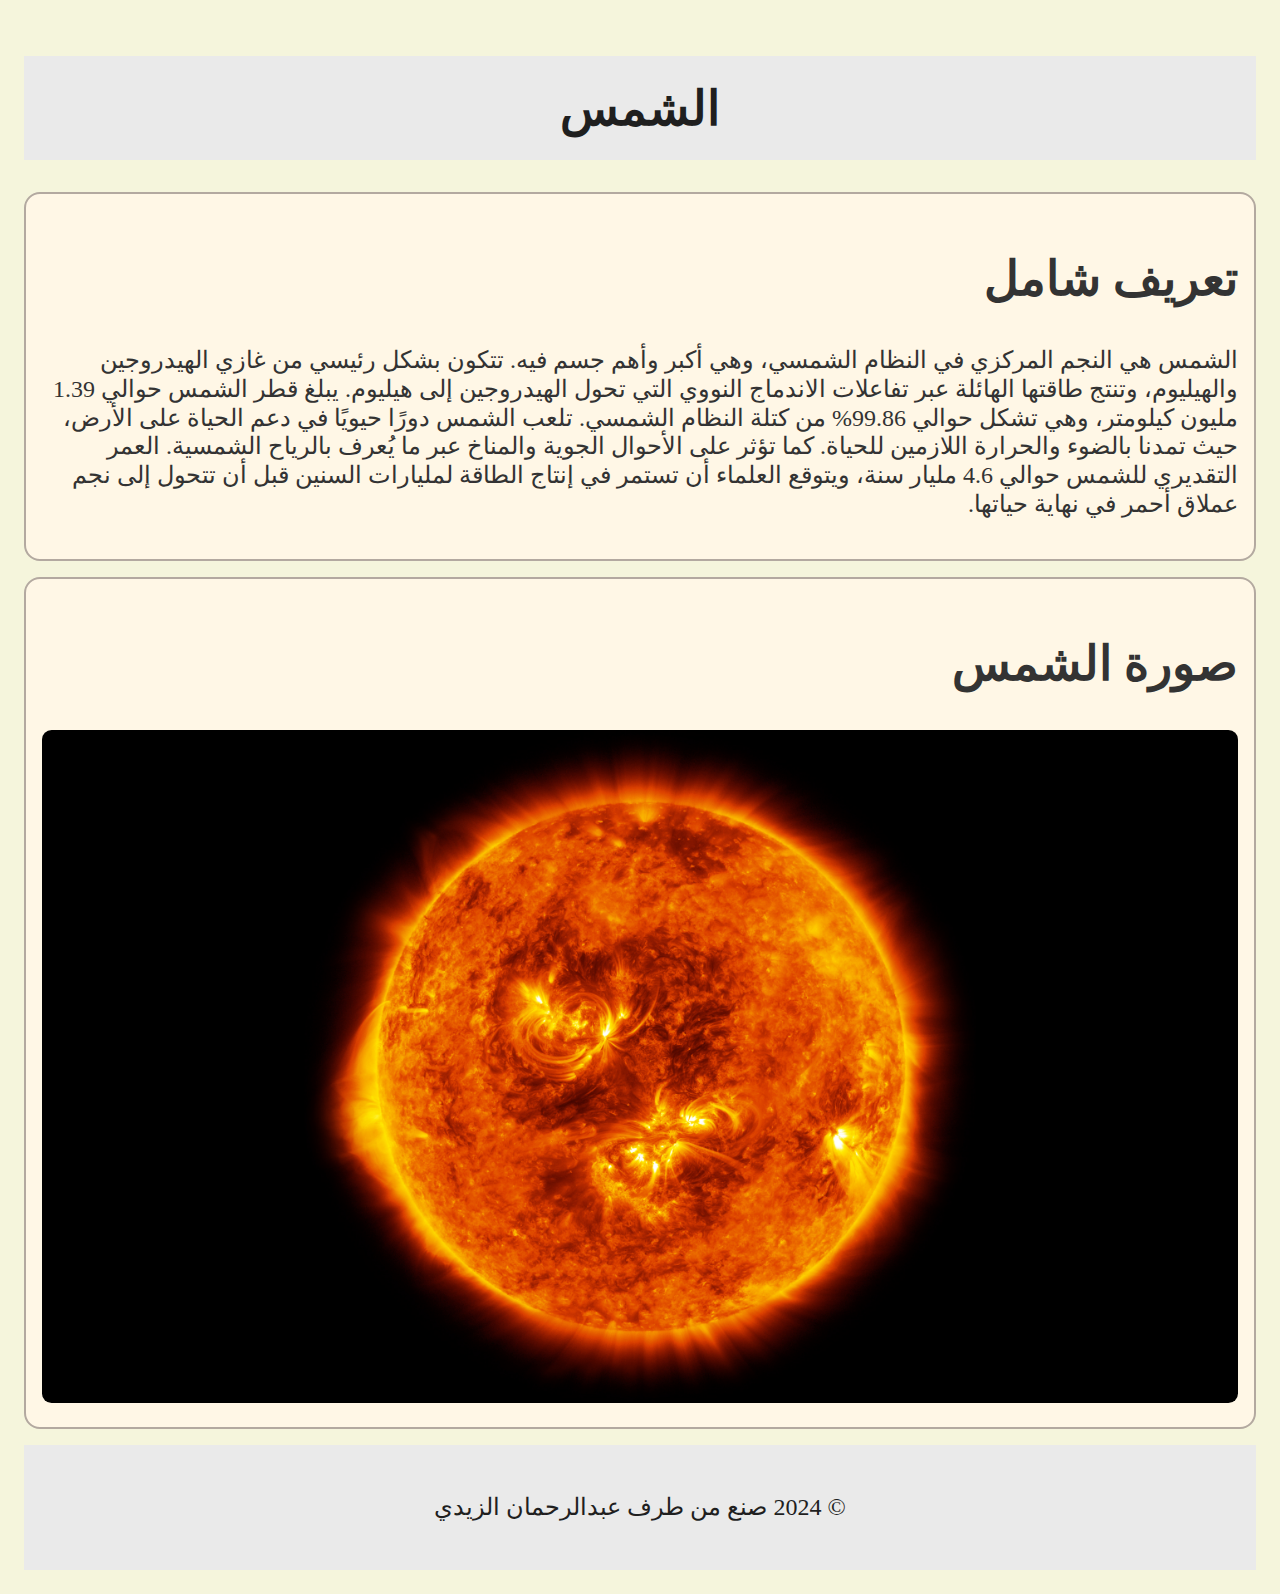
<file: sun.html>
<!DOCTYPE html>
<html lang="ar">
<head>
    <meta charset="UTF-8">
    <meta name="viewport" content="width=device-width, initial-scale=1.0">
    <link rel="stylesheet" href="style.css">
    <title>الشمس</title>
</head>
<body>
    <header>
        <h1>الشمس</h1>
    </header>
    <section>
        <h2 dir="rtl">تعريف شامل</h2>
        <p dir="rtl">الشمس هي النجم المركزي في النظام الشمسي، وهي أكبر وأهم جسم فيه. تتكون بشكل رئيسي من غازي الهيدروجين والهيليوم، وتنتج طاقتها الهائلة عبر تفاعلات الاندماج النووي التي تحول الهيدروجين إلى هيليوم. يبلغ قطر الشمس حوالي 1.39 مليون كيلومتر، وهي تشكل حوالي 99.86% من كتلة النظام الشمسي.

            تلعب الشمس دورًا حيويًا في دعم الحياة على الأرض، حيث تمدنا بالضوء والحرارة اللازمين للحياة. كما تؤثر على الأحوال الجوية والمناخ عبر ما يُعرف بالرياح الشمسية.
            
            العمر التقديري للشمس حوالي 4.6 مليار سنة، ويتوقع العلماء أن تستمر في إنتاج الطاقة لمليارات السنين قبل أن تتحول إلى نجم عملاق أحمر في نهاية حياتها.</p>
    </section>
    <section>
        <h2 dir="rtl">صورة الشمس</h2>
        <img src="sun.jpg" alt="صورة الشمس" width="100%">
    </section>
    <footer>
        <p>&copy; 2024 صنع من طرف عبدالرحمان الزيدي</p>
    </footer>
</body>
</html>
</file>
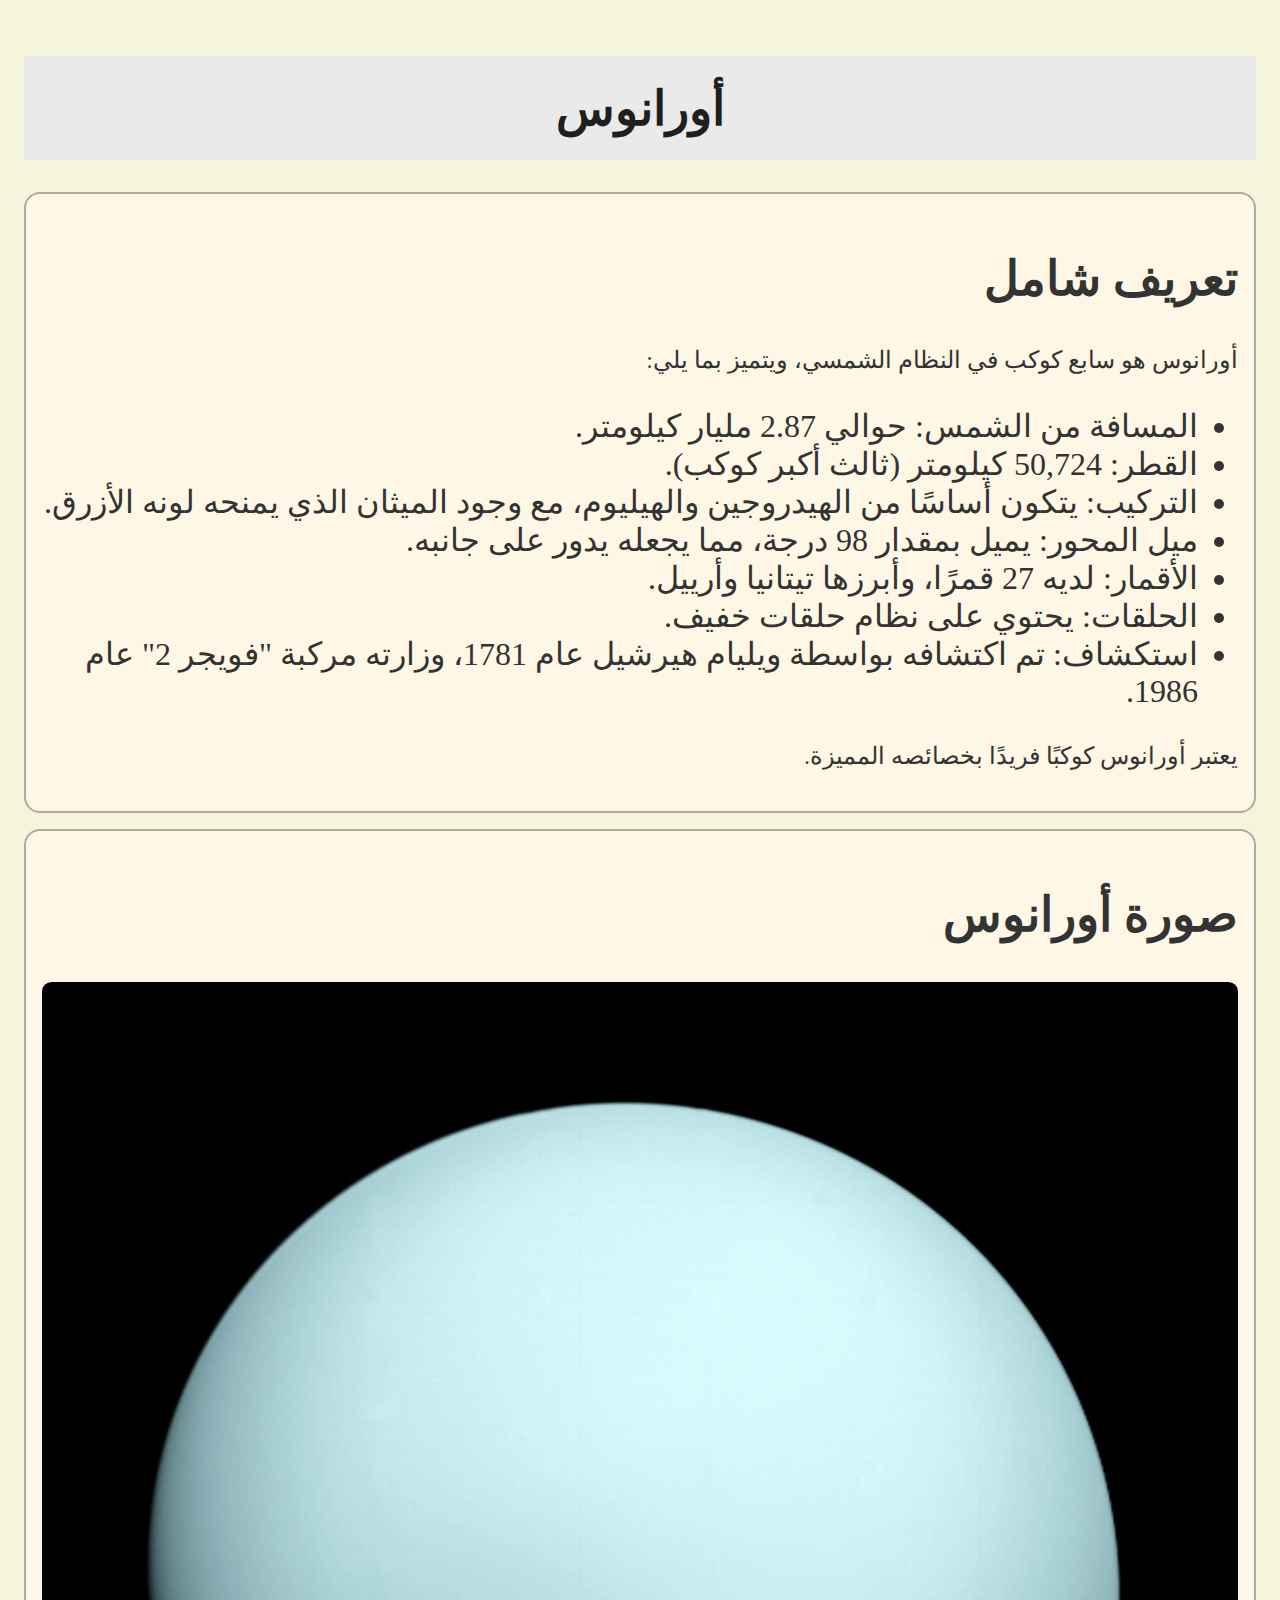
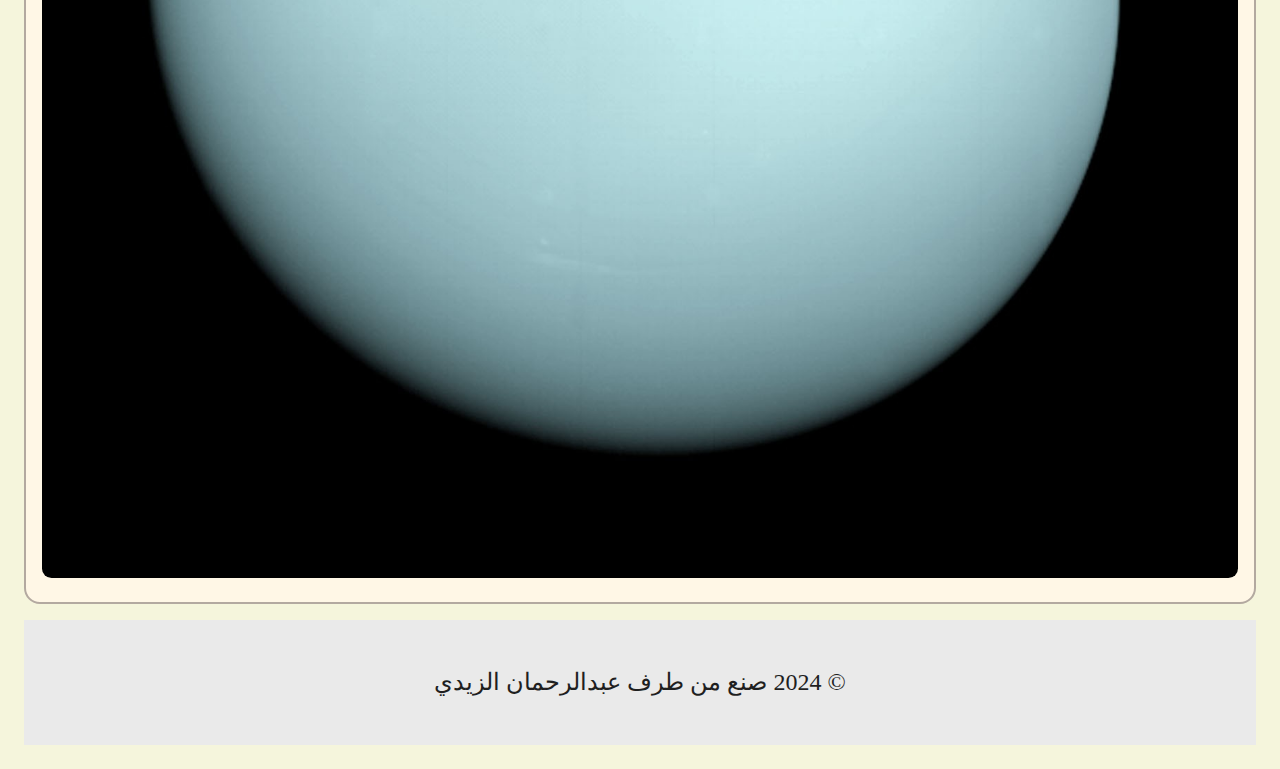
<file: uranus.html>
<!DOCTYPE html>
<html lang="ar">
<head>
    <meta charset="UTF-8">
    <meta name="viewport" content="width=device-width, initial-scale=1.0">
    <link rel="stylesheet" href="style.css">
    <title>أورانوس</title>
</head>
<body>
    <header>
        <h1>أورانوس</h1>
    </header>
    <section>
        <h2 dir="rtl">تعريف شامل</h2>
        <p dir="rtl">أورانوس هو سابع كوكب في النظام الشمسي، ويتميز بما يلي:</p>
        <ul dir="rtl">
            <li>المسافة من الشمس: حوالي 2.87 مليار كيلومتر.</li>
            <li>القطر: 50,724 كيلومتر (ثالث أكبر كوكب).</li>
            <li>التركيب: يتكون أساسًا من الهيدروجين والهيليوم، مع وجود الميثان الذي يمنحه لونه الأزرق.</li>
            <li>ميل المحور: يميل بمقدار 98 درجة، مما يجعله يدور على جانبه.</li>
            <li>الأقمار: لديه 27 قمرًا، وأبرزها تيتانيا وأرييل.</li>
            <li>الحلقات: يحتوي على نظام حلقات خفيف.</li>
            <li>استكشاف: تم اكتشافه بواسطة ويليام هيرشيل عام 1781، وزارته مركبة "فويجر 2" عام 1986.</li>
        </ul>
        <p dir="rtl">يعتبر أورانوس كوكبًا فريدًا بخصائصه المميزة.</p>
    </section>
    <section>
        <h2 dir="rtl">صورة أورانوس</h2>
        <img src="Uranus.jpg" alt="صورة أورانوس" width="100%">
    </section>
    <footer>
        <p>&copy; 2024 صنع من طرف عبدالرحمان الزيدي</p>
    </footer>
</body>
</html>
</file>
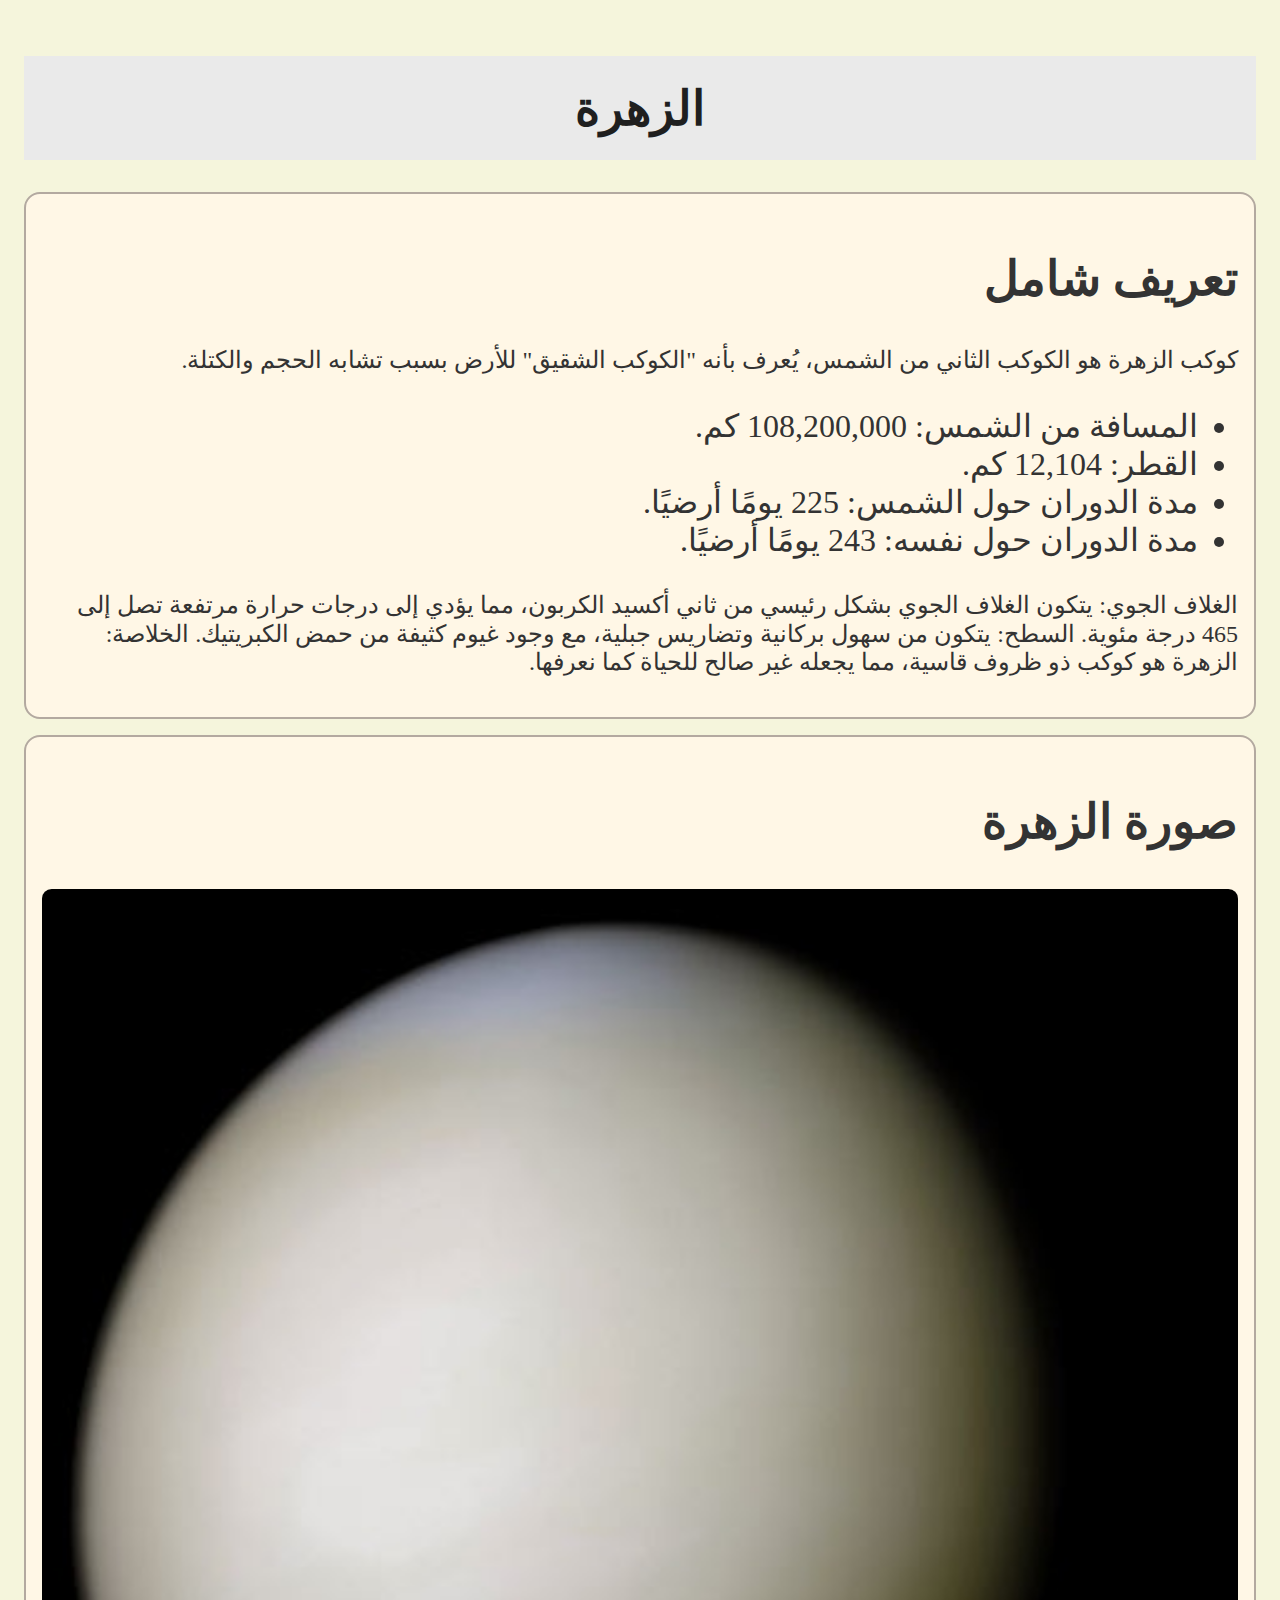
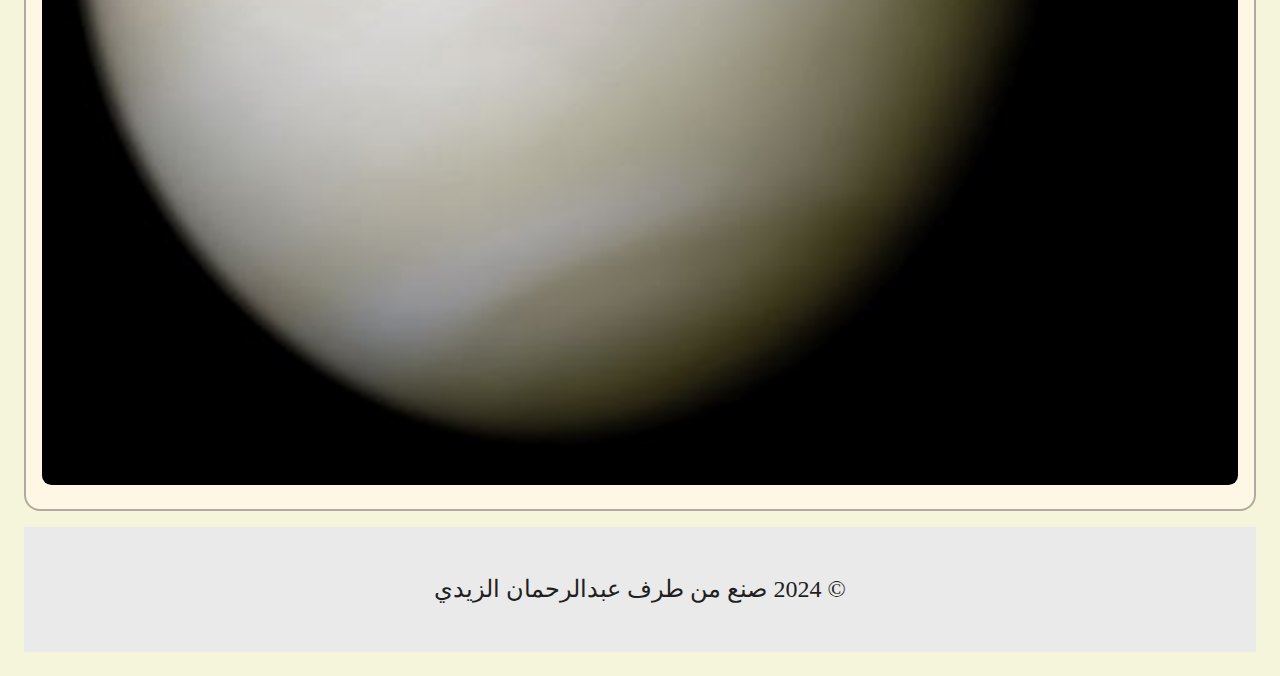
<file: venus.html>
<!DOCTYPE html>
<html lang="ar">
<head>
    <meta charset="UTF-8">
    <meta name="viewport" content="width=device-width, initial-scale=1.0">
    <link rel="stylesheet" href="style.css">
    <title>الزهرة</title>
</head>
<body>
    <header>
        <h1>الزهرة</h1>
    </header>
    <section>
        <h2 dir="rtl">تعريف شامل</h2>
        <p dir="rtl">كوكب الزهرة هو الكوكب الثاني من الشمس، يُعرف بأنه "الكوكب الشقيق" للأرض بسبب تشابه الحجم والكتلة.</p>
        <ul dir="rtl">
            <li>المسافة من الشمس: 108,200,000 كم.</li>
            <li>القطر: 12,104 كم.</li>
            <li>مدة الدوران حول الشمس: 225 يومًا أرضيًا.</li>
            <li>مدة الدوران حول نفسه: 243 يومًا أرضيًا.</li>
        </ul>
        <p dir="rtl">الغلاف الجوي:
            يتكون الغلاف الجوي بشكل رئيسي من ثاني أكسيد الكربون، مما يؤدي إلى درجات حرارة مرتفعة تصل إلى 465 درجة مئوية.
            
            السطح:
            يتكون من سهول بركانية وتضاريس جبلية، مع وجود غيوم كثيفة من حمض الكبريتيك.
            
            الخلاصة:
            الزهرة هو كوكب ذو ظروف قاسية، مما يجعله غير صالح للحياة كما نعرفها.</p>
    </section>
    <section>
        <h2 dir="rtl">صورة الزهرة</h2>
        <img src="Venus.jpg" alt="صورة الزهرة" width="100%">
    </section>
    <footer>
        <p>&copy; 2024 صنع من طرف عبدالرحمان الزيدي</p>
    </footer>
</body>
</html>
</file>
<file: style.css>
body{
    background-color: beige;
    color: #333;
    direction: rtl;
    font-size: 2rem;
    padding: 1rem;
}

h1, footer{
    color: #1F1F1F;
    width: 100%;
    background-color: #EAEAEA;
    padding-top: 1.5rem;
    padding-bottom: 1.5rem;
    font-size: 3rem;
    text-align: center;
    direction: rtl;
}

a{
    color: #5c5c5c;
    text-decoration: none;
    width: 100%;
}

td{
    text-align: center;
}

section, form{
    background-color: #FFF7E6;
    border-radius: 1rem;
    border: solid 0.15rem #B3A9A0;
    padding: 1rem;
    margin-bottom: 1rem;
}

div{
    padding: 1rem;
    margin-bottom: 1rem;
}

input, select, textarea{
    size: 20px;
    width: 60%;
    height: 2.5rem;
    background-color: #FDF2E2;
    border: #D9C4A3 solid .15rem;
    border-radius: .15rem;
    color: #333;
}

textarea{
    min-width: 60%;
    min-height: 7rem;
}

label{
    float: inline-start;
    width: 38%;
}

button{
    width: 100%;
    padding: .7rem;
    background-color: #6DBF73;
    border: #5F9F65 solid 0.15rem;
    color: beige;
    border-radius: .5rem;
    font-size: 1.5rem;
}

img{
    border-radius: 0.6rem;
}

p{
    line-height: 1.8rem;
    font-size: 1.5rem;
}

a:hover{
    background-color: rgb(158, 158, 143);
    color: beige;
}

table{
    background-color: #F2E8D5;
    border: solid .15rem #C8B8A7;
    border-radius: .5rem;
}

th{
    background-color: #E2CFAA;
    color: #5A5247;
    padding: .5rem;
}

td{
    padding: .4rem;
}

.bg-tr{
    background-color: #e3dac9;
}
</file>
